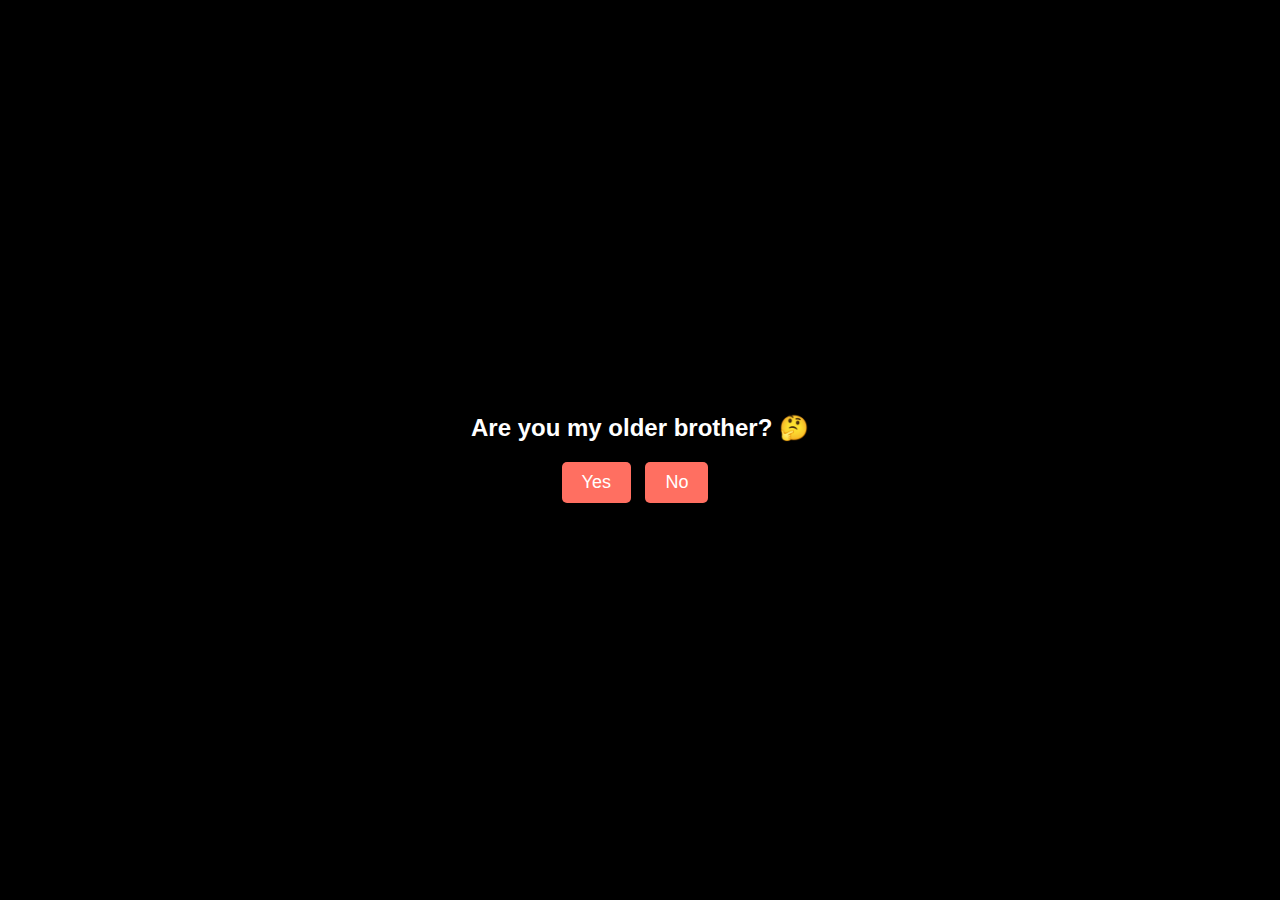
<file: index.html>
<!DOCTYPE html>
<html lang="en">
<head>
  <meta charset="UTF-8">
  <meta name="viewport" content="width=device-width, initial-scale=1.0">
  <title>HELLOOOOO</title>
  <link rel="stylesheet" href="styles.css">
</head>
<body>
  <div class="container" id="container">
    <div class="question-container" id="questionContainer">
      <h1>Are you my older brother? 🤔</h1>
      <button onclick="showNextQuestion()">Yes</button>
      <button onclick="showNextQuestion()">No</button>
    </div>
  </div>

  <script>
    let questionIndex = 0;
    const questions = [
      "REALLY? 🤨",
      "REALLLYYYYYYYYY??? 🤔",
      "hehe, ok HAHAHA 😄",
      "nope, this isn't the end, keep clicking 🙃",
      "your almost there, just a little bit moreeee 😅",
      "are you tired? 😴",
      "oh you're thinking of pressing the no button arent ya? 🤔",
      "sadly I removed it Whahaha 😅",
      "hereee it isss 😁",
      "here we goooo!! 🚀",
      "Congratulations, you win Iphone 15 Pro Max, go Claim it here in Oriental Mindoro 📱",
      "Seryoso na haha 😆",
      "joke lang pala 🤣",
      "char ito na talagaaaaa 😜",
      "BOOMMMM! 💥",
    ];

    function showNextQuestion() {
      const questionContainer = document.getElementById('questionContainer');
      if (questionIndex < questions.length) {
        const currentQuestion = questions[questionIndex];
        questionContainer.innerHTML = `
          <h1>${currentQuestion}</h1>
          <button onclick="showNextQuestion()">Yes</button>
          ${questionIndex >= 6 ? '' : '<button onclick="showNextQuestion()">No</button>'}
        `;
        questionIndex++;
        adjustFontSize(questionContainer);
        moveQuestion(questionContainer);
      } else {
        redirectToNextPage();
      }
    }

    function adjustFontSize(container) {
      const h1Element = container.querySelector('h1');
      const fontSize = parseInt(window.getComputedStyle(h1Element).fontSize);
      h1Element.style.fontSize = `${fontSize * 1.1}px`; // Increase font size by 10% each time
    }

    function moveQuestion(container) {
      const randomX = Math.random() * 100 - 50; // Random translation horizontally within -50px to 50px
      const randomY = Math.random() * 100 - 50; // Random translation vertically within -50px to 50px
      container.style.transform = `translate(${randomX}px, ${randomY}px)`;
    }

    function redirectToNextPage() {
      setTimeout(() => {
        window.location.href = 'surprise-page.html'; // Redirect to the surprise page after 3 seconds
      }, 3000);
    }
  </script>
</body>
</html>
</file>
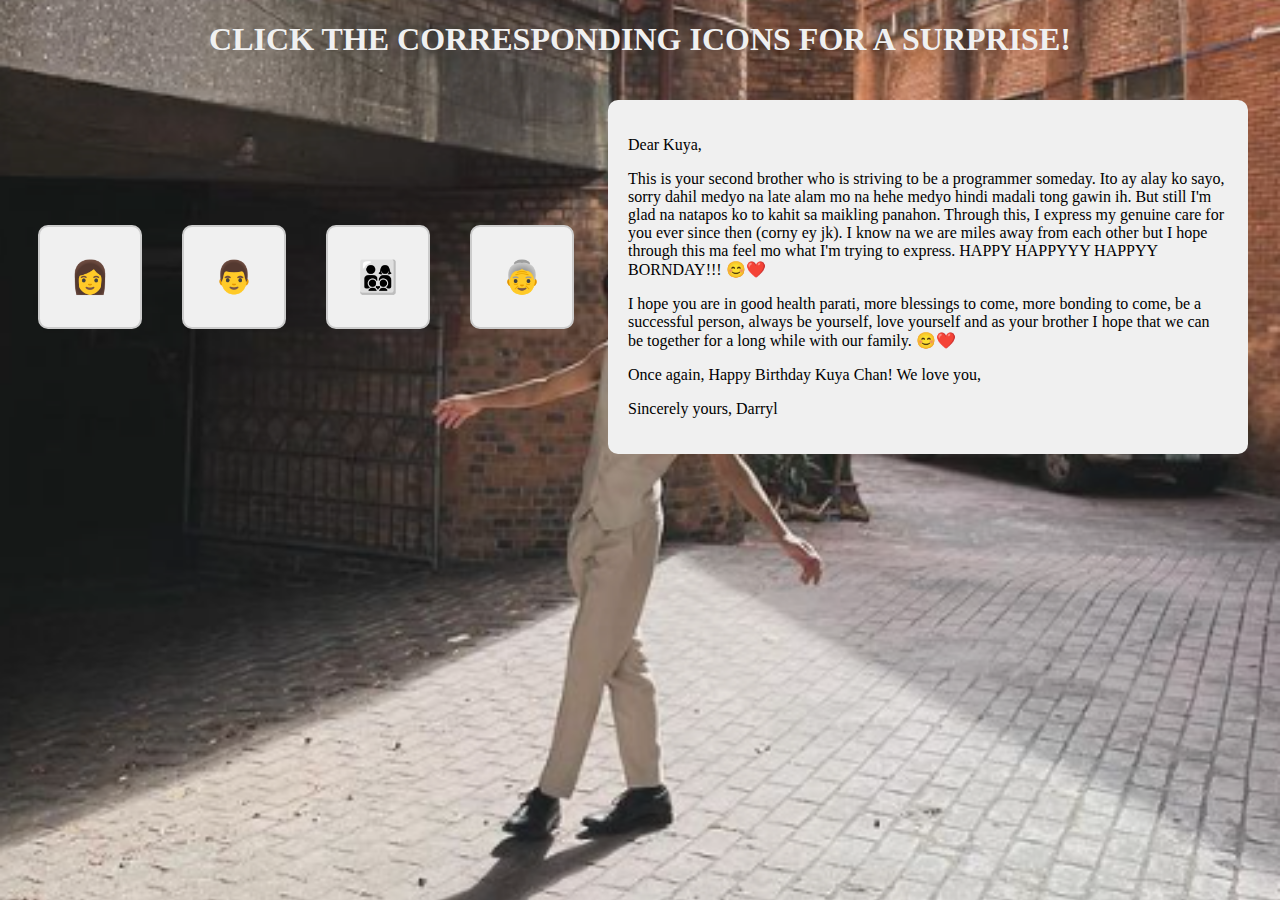
<file: main-page.html>
<!DOCTYPE html>
<html lang="en">
<head>
  <meta charset="UTF-8">
  <meta name="viewport" content="width=device-width, initial-scale=1.0">
  <title>MEYN PEYG</title>
  <link rel="stylesheet" href="style(3).css">
  <style>
    h1 {
      text-align: center;
      color:#f0f0f0;
    }
    .container {
      text-align: center;
    }
    .video-container {
      display: inline-block;
      width: 100px;
      height: 100px;
      background-color: #f0f0f0;
      margin: 10px;
      text-align: center;
      line-height: 100px;
      font-size: 2rem;
      cursor: pointer;
    }
    .message-container {
      margin-top: 20px;
      padding: 20px;
      background-color: #f0f0f0;
      border-radius: 10px;
      max-width: 600px;
      margin: 0 auto;
      text-align: left;
    }
  </style>
</head>
<body>
  <h1>CLICK THE CORRESPONDING ICONS FOR A SURPRISE!</h1>
  <div class="container">
    <div class="video-container" onclick="openVideoWindow('mama.mp4')">👩</div>
    <div class="video-container" onclick="openVideoWindow('papa.mp4')">👨</div>
    <div class="video-container" onclick="openVideoWindow('brothers.mp4')">👨‍👩‍👦‍👦</div>
    <div class="video-container" onclick="openVideoWindow('lola.mp4')">👵</div>
    <div class="message-container">
      <p>Dear Kuya,</p>
      <p>This is your second brother who is striving to be a programmer someday. Ito ay alay ko sayo, sorry dahil medyo na late alam mo na hehe medyo hindi madali tong gawin ih. But still I'm glad na natapos ko to kahit sa maikling panahon. Through this, I express my genuine care for you ever since then (corny ey jk). I know na we are miles away from each other but I hope through this ma feel mo what I'm trying to express. HAPPY HAPPYYY HAPPYY BORNDAY!!! 😊❤️</p>
      <p>I hope you are in good health parati, more blessings to come, more bonding to come, be a successful person, always be yourself, love yourself and as your brother I hope that we can be together for a long while with our family. 😊❤️</p>
      <p>Once again, Happy Birthday Kuya Chan! We love you,</p>
      <p>Sincerely yours, Darryl</p>
    </div>
  </div>

  <script>
    function openVideoWindow(videoSrc) {
      const videoWindow = window.open('', '_blank');
      videoWindow.document.write(`
        <html>
        <head>
          <title>Video Player</title>
        </head>
        <body style="margin: 0;">
          <video src="${videoSrc}" controls autoplay style="width: 100%; height: 100%;"></video>
        </body>
        </html>
      `);
    }
  </script>
</body>
</html>
</file>
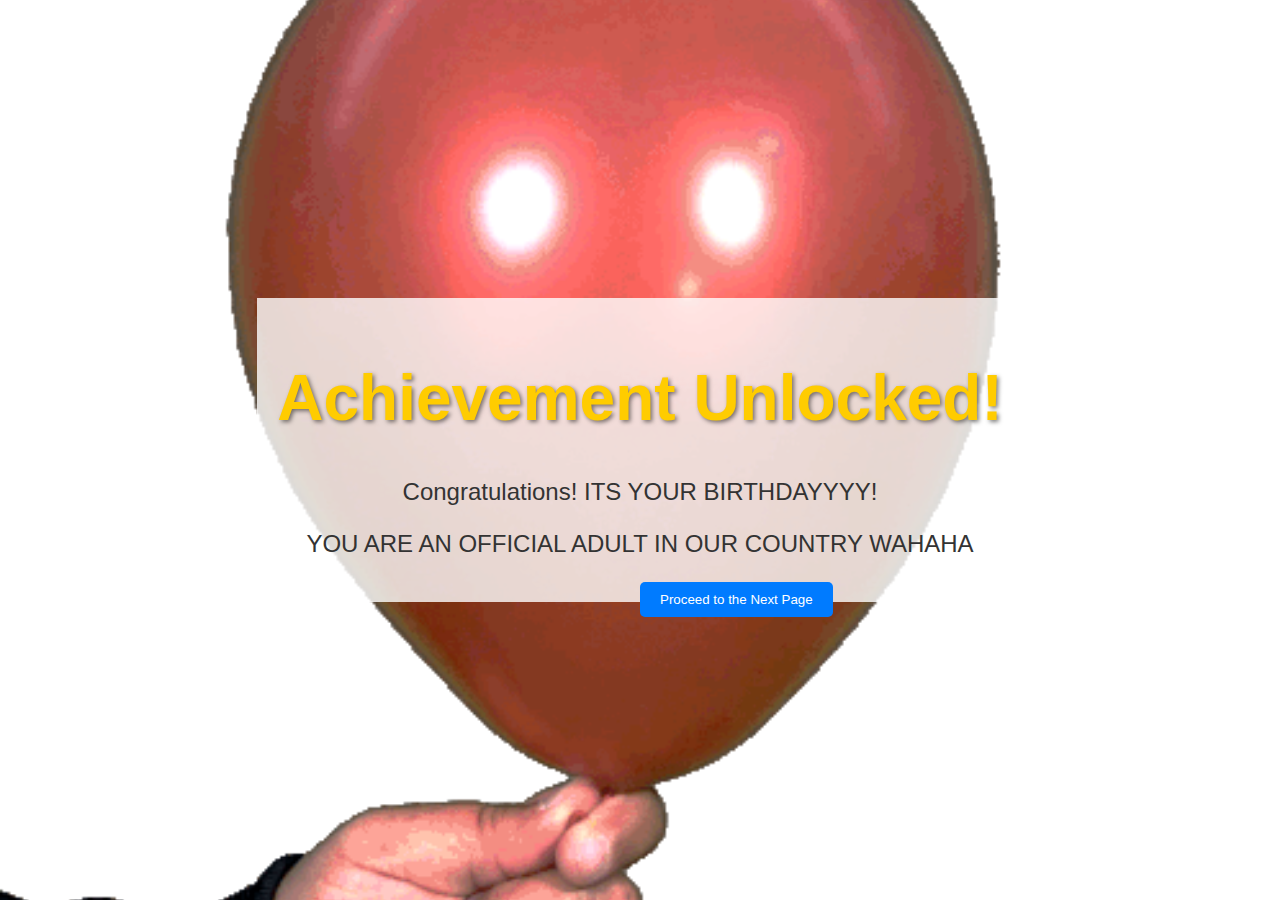
<file: surprise-page.html>
<!DOCTYPE html>
<html lang="en">
<head>
  <meta charset="UTF-8">
  <meta name="viewport" content="width=device-width, initial-scale=1.0">
  <title>Surprise!</title>
  <link rel="stylesheet" href="style(2).css">
  <style>
    .next-page-button {
      background-color: #007bff;
      color: #fff;
      padding: 10px 20px;
      border: none;
      border-radius: 5px;
      cursor: pointer;
      transition: all 0.3s ease;
      position: absolute;
    }

    .next-page-button:hover {
      animation: none; /* Remove the animation on hover */
    }

    @keyframes moveButton {
      0%, 100% { right: 0; bottom: 0; }
      16.6% { right: 90%; bottom: 0; }
      33.3% { right: 90%; bottom: 90%; }
      50% { right: 0; bottom: 90%; }
      66.6% { right: 0; bottom: 0; }
      83.3% { right: 90%; bottom: 0; }
    }
  </style>
</head>
<body>
  <div class="achievement">
    <h1>Achievement Unlocked!</h1>
    <p>Congratulations! ITS YOUR BIRTHDAYYYY!</p>
    <p>YOU ARE AN OFFICIAL ADULT IN OUR COUNTRY WAHAHA</p>
    <!-- Add any other surprise content here -->
    <a href="main-page.html" class="next-page-link">
      <button class="next-page-button" ontouchstart="moveButton()" onmouseover="moveButton()">Proceed to the Next Page</button>
    </a>
  </div>

  <script>
    let hoverCount = 0;

    function moveButton() {
      const button = document.querySelector('.next-page-button');
      if (hoverCount < 12) {
        const randomX = Math.random() * 90;
        const randomY = Math.random() * 90;
        button.style.right = `${randomX}%`;
        button.style.bottom = `${randomY}%`;
        hoverCount++;
      } else {
        button.style.right = '50%'; // Adjust this value to your desired final position
        button.style.bottom = '50%'; // Adjust this value to your desired final position
        button.style.animation = 'none'; // Remove the animation
        button.ontouchstart = null; // Remove the touch event listener once the button stops moving
        button.onmouseover = null; // Remove the mouseover event listener once the button stops moving
      }
    }
  </script>
</body>
</html>
</file>
<file: styles.css>
/* styles.css */

body {
  font-family: Arial, sans-serif;
  margin: 0;
  padding: 0;
  background-color: #000;
  color: #fff;
}

.container {
  display: flex;
  justify-content: center;
  align-items: center;
  height: 100vh;
  overflow: hidden; /* Add this line to hide overflowing content */
}

.question-container {
  text-align: center;
  transition: all 0.3s ease-in-out; /* Add transition for smooth size change */
}

.bigger {
  transform: scale(1.1); /* Increase size by 10% */
}

h1 {
  margin-bottom: 20px;
  font-size: 24px; /* Set font size for h1 */
}

button {
  background-color: #ff6f61;
  color: #fff;
  padding: 10px 20px;
  border: none;
  border-radius: 5px;
  cursor: pointer;
  margin-right: 10px;
  font-size: 18px; /* Set font size for buttons */
}

button:hover {
  background-color: #ff3b34;
}

/* Media queries for responsiveness */

@media only screen and (max-width: 768px) {
  /* Adjust styles for screens up to 768px width (e.g., iPhone XR) */
  h1 {
    font-size: 20px; /* Reduce font size for smaller screens */
  }

  button {
    font-size: 16px; /* Reduce font size for smaller screens */
  }
}
</file>
<file: style(3).css>
/* style(3).css */

body {
  position: relative;
  overflow: hidden; /* Hide overflowing content */
  background-image: url('chanchan.png'); /* Replace 'kuya chan.jpeg' with the path to your background image */
  background-size: cover; /* Cover the entire viewport with the background image */
  background-position: center; /* Center the background image */
  
}

 
.container {
  display: flex;
  flex-wrap: wrap;
  justify-content: center;
  align-items: center;
  gap: 20px;
  padding: 20px;
}

.video-container {
  width: 200px; /* Adjust the width as needed */
  height: 200px; /* Adjust the height as needed */
  border: 2px solid #ccc;
  border-radius: 10px;
  overflow: hidden;
  cursor: pointer;
  transition: transform 0.3s ease, filter 0.3s ease; /* Add filter transition */
  
}
.video-container:hover {
  transform: scale(1.05); /* Scale up slightly on hover */
  filter: blur(0); /* Remove blur effect on hover */
}
</file>
<file: style(2).css>
body {
    font-family: Arial, sans-serif;
    display: flex;
    justify-content: center;
    align-items: center;
    height: 100vh;
    margin: 0;
    background-image: url('bday.gif');
    background-size: cover; /* Adjusts the background image size to cover the entire viewport */
    background-position: center; /* Centers the background image */
  }
  
  .achievement {
    text-align: center;
    background-color: rgba(255, 255, 255, 0.8); /* Adds a semi-transparent white background to make the text readable */
    padding: 20px;
  }
  
  .achievement h1 {
    font-size: 4em;
    color: #ffcc00;
    text-shadow: 2px 2px 4px rgba(0, 0, 0, 0.5);
  }
  
  .achievement p {
    font-size: 1.5em;
    color: #333;
    margin-top: 20px;
  }
</file>
